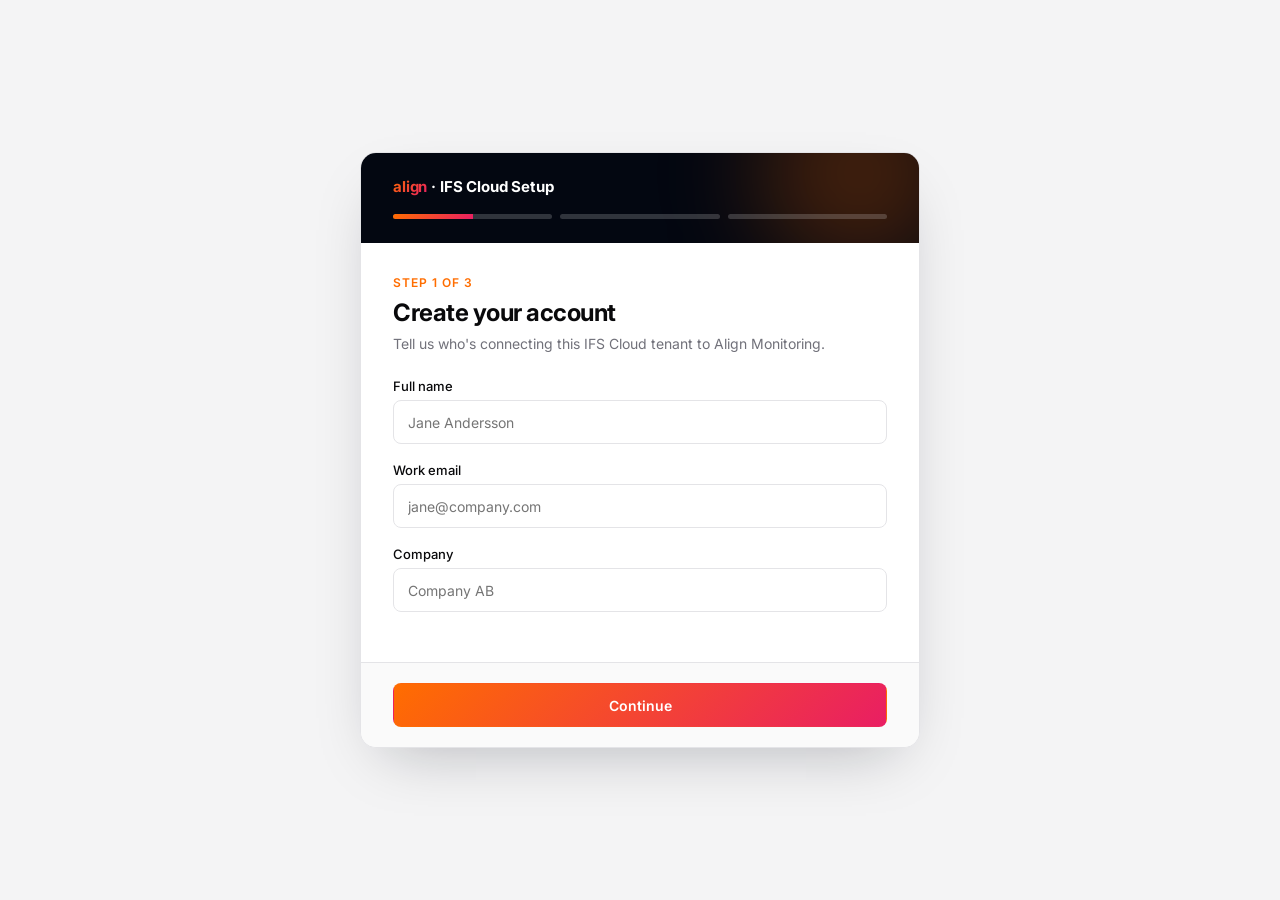
<file: projects/ifs-onboarding-proto.html>
<!DOCTYPE html>
<html lang="en">
<head>
<meta charset="UTF-8" />
<meta name="viewport" content="width=device-width, initial-scale=1.0" />
<title>IFS Cloud — Onboarding</title>
<style>
  @import url("https://fonts.googleapis.com/css2?family=Inter:wght@400;500;600;700&display=swap");
  :root{--orange:#FF6D00;--pink:#E91E63;--navy:hsl(224 71% 4%);--ink:hsl(240 10% 3.9%);--muted:hsl(240 3.8% 46.1%);--line:hsl(240 5.9% 90%);--grad:linear-gradient(135deg,#FF6D00,#E91E63);--ok:hsl(142 71% 45%);--err:hsl(0 84% 60%);}
  *{box-sizing:border-box;margin:0;padding:0;}
  body{font-family:"Inter",sans-serif;color:var(--ink);background:hsl(240 4.8% 96%);min-height:100vh;display:flex;align-items:center;justify-content:center;padding:32px;-webkit-font-smoothing:antialiased;}
  .card{width:100%;max-width:560px;background:#fff;border:1px solid var(--line);border-radius:16px;box-shadow:0 24px 60px -24px rgb(10 14 26 / .28);overflow:hidden;}
  .head{background:var(--navy);padding:24px 32px;color:#fff;position:relative;overflow:hidden;}
  .head .orb{position:absolute;width:200px;height:200px;border-radius:50%;background:rgb(255 109 0 / .25);filter:blur(50px);right:-40px;top:-80px;}
  .brand{font-weight:700;font-size:15px;letter-spacing:-.01em;position:relative;}
  .brand b{background:var(--grad);-webkit-background-clip:text;background-clip:text;-webkit-text-fill-color:transparent;}
  .steps{display:flex;gap:8px;margin-top:18px;position:relative;}
  .sdot{flex:1;height:5px;border-radius:3px;background:rgb(255 255 255 / .18);overflow:hidden;}
  .sdot i{display:block;height:100%;width:0;background:var(--grad);transition:width .4s ease;}
  .sdot.done i{width:100%;}.sdot.active i{width:50%;}
  .body{padding:32px;min-height:300px;}
  .stepnum{font-size:12px;font-weight:600;letter-spacing:.08em;text-transform:uppercase;color:var(--orange);margin-bottom:8px;}
  h1{font-size:24px;letter-spacing:-.02em;margin-bottom:6px;}
  .lead{color:var(--muted);font-size:14px;margin-bottom:24px;line-height:1.5;}
  label{display:block;font-size:13px;font-weight:500;margin-bottom:6px;}
  .field{margin-bottom:18px;}
  input,select{width:100%;height:44px;border:1px solid var(--line);border-radius:8px;padding:0 14px;font-family:inherit;font-size:14px;transition:border-color .15s,box-shadow .15s;}
  input:focus,select:focus{outline:none;border-color:var(--orange);box-shadow:0 0 0 3px rgb(255 109 0 / .15);}
  input.bad{border-color:var(--err);box-shadow:0 0 0 3px rgb(239 68 68 / .12);}
  .err{color:var(--err);font-size:12px;margin-top:5px;display:none;}
  input.bad ~ .err{display:block;}
  .opts{display:grid;gap:10px;}
  .opt{display:flex;align-items:center;gap:13px;border:1px solid var(--line);border-radius:10px;padding:14px 16px;cursor:pointer;transition:border-color .15s,background .15s;}
  .opt:hover{background:hsl(240 4.8% 97%);}
  .opt.sel{border-color:var(--orange);background:rgb(255 109 0 / .06);}
  .opt .ic{width:38px;height:38px;border-radius:9px;background:hsl(25 100% 50% / .1);display:flex;align-items:center;justify-content:center;color:var(--orange);flex-shrink:0;}
  .opt .ic svg{width:19px;height:19px;}
  .opt .t b{display:block;font-size:14px;}
  .opt .t span{font-size:12px;color:var(--muted);}
  .opt .chk{margin-left:auto;width:22px;height:22px;border-radius:50%;border:2px solid var(--line);display:flex;align-items:center;justify-content:center;color:#fff;}
  .opt.sel .chk{background:var(--orange);border-color:var(--orange);}
  .opt .chk svg{width:12px;height:12px;opacity:0;}.opt.sel .chk svg{opacity:1;}
  .foot{display:flex;gap:12px;padding:20px 32px;border-top:1px solid var(--line);background:hsl(240 4.8% 98%);}
  .btn{display:inline-flex;align-items:center;justify-content:center;gap:8px;height:44px;padding:0 22px;border-radius:8px;font-weight:600;font-size:14px;border:1px solid transparent;cursor:pointer;font-family:inherit;}
  .btn-grad{background:var(--grad);color:#fff;flex:1;}.btn-grad:hover{opacity:.92;}
  .btn-out{border-color:var(--line);background:#fff;}.btn-out:hover{background:hsl(240 4.8% 95%);}
  .done-wrap{text-align:center;padding:18px 0;}
  .check{width:72px;height:72px;border-radius:50%;background:hsl(142 71% 45% / .12);display:flex;align-items:center;justify-content:center;margin:0 auto 22px;animation:pop .4s ease;}
  .check svg{width:36px;height:36px;color:var(--ok);}
  @keyframes pop{0%{transform:scale(.6);opacity:0;}100%{transform:scale(1);opacity:1;}}
  .summary{text-align:left;background:hsl(240 4.8% 97%);border:1px solid var(--line);border-radius:10px;padding:16px;margin-top:22px;font-size:13px;}
  .summary .r{display:flex;justify-content:space-between;padding:5px 0;}
  .summary .r span{color:var(--muted);}
  .summary .r b{font-weight:600;}
</style>
</head>
<body>
  <div class="card">
    <div class="head">
      <div class="orb"></div>
      <div class="brand"><b>align</b> · IFS Cloud Setup</div>
      <div class="steps" id="steps">
        <div class="sdot"><i></i></div><div class="sdot"><i></i></div><div class="sdot"><i></i></div>
      </div>
    </div>
    <div class="body" id="body"></div>
    <div class="foot" id="foot"></div>
  </div>

<script>
  const data = { name:"", email:"", company:"", env:"", plan:"" };
  let step = 0;
  const body = document.getElementById("body");
  const foot = document.getElementById("foot");
  const dots = [...document.querySelectorAll(".sdot")];

  const chk = '<svg viewBox="0 0 24 24" fill="none" stroke="currentColor" stroke-width="3" stroke-linecap="round" stroke-linejoin="round"><path d="M20 6 9 17l-5-5"/></svg>';

  const envs = [
    {id:"prod",t:"Production",d:"Live tenant — strict change control",ic:'<path d="M22 12h-4l-3 9L9 3l-3 9H2"/>'},
    {id:"uat",t:"UAT",d:"User acceptance testing",ic:'<path d="M9 12l2 2 4-4"/><circle cx="12" cy="12" r="9"/>'},
    {id:"cfg",t:"Config",d:"Sandbox for configuration",ic:'<path d="M12.22 2h-.44a2 2 0 0 0-2 2v.18a2 2 0 0 1-1 1.73l-.43.25a2 2 0 0 1-2 0l-.15-.08a2 2 0 0 0-2.73.73l-.22.38a2 2 0 0 0 .73 2.73l.15.1a2 2 0 0 1 1 1.72v.51a2 2 0 0 1-1 1.74l-.15.09a2 2 0 0 0-.73 2.73l.22.38a2 2 0 0 0 2.73.73l.15-.08a2 2 0 0 1 2 0l.43.25a2 2 0 0 1 1 1.73V20a2 2 0 0 0 2 2h.44a2 2 0 0 0 2-2v-.18a2 2 0 0 1 1-1.73l.43-.25a2 2 0 0 1 2 0l.15.08a2 2 0 0 0 2.73-.73l.22-.39a2 2 0 0 0-.73-2.73l-.15-.08a2 2 0 0 1-1-1.74v-.5a2 2 0 0 1 1-1.74l.15-.09a2 2 0 0 0 .73-2.73l-.22-.38a2 2 0 0 0-2.73-.73l-.15.08a2 2 0 0 1-2 0l-.43-.25a2 2 0 0 1-1-1.73V4a2 2 0 0 0-2-2z"/><circle cx="12" cy="12" r="3"/>'},
  ];
  const plans = [
    {id:"team",t:"Team",d:"Up to 5 environments"},
    {id:"scale",t:"Scale",d:"Unlimited environments + SLA"},
  ];

  function render(){
    dots.forEach((d,i)=>{d.className="sdot"+(i<step?" done":i===step?" active":"");});
    if(step===0) renderAccount();
    else if(step===1) renderEnv();
    else if(step===2) renderPlan();
    else renderDone();
  }

  function renderAccount(){
    body.innerHTML=`
      <div class="stepnum">Step 1 of 3</div>
      <h1>Create your account</h1>
      <p class="lead">Tell us who's connecting this IFS Cloud tenant to Align Monitoring.</p>
      <div class="field"><label>Full name</label><input id="name" value="${data.name}" placeholder="Jane Andersson"/><div class="err">Please enter your name.</div></div>
      <div class="field"><label>Work email</label><input id="email" value="${data.email}" placeholder="jane@company.com"/><div class="err">Enter a valid email address.</div></div>
      <div class="field"><label>Company</label><input id="company" value="${data.company}" placeholder="Company AB"/><div class="err">Please enter your company.</div></div>`;
    foot.innerHTML=`<button class="btn btn-grad" id="next">Continue</button>`;
    document.getElementById("next").onclick=()=>{
      const n=val("name"),e=val("email"),c=val("company");
      let ok=true;
      if(!n){bad("name");ok=false;}
      if(!/^[^@\s]+@[^@\s]+\.[^@\s]+$/.test(e)){bad("email");ok=false;}
      if(!c){bad("company");ok=false;}
      if(!ok)return;
      data.name=n;data.email=e;data.company=c;step=1;render();
    };
    ["name","email","company"].forEach(id=>document.getElementById(id).oninput=e=>e.target.classList.remove("bad"));
  }

  function renderEnv(){
    body.innerHTML=`
      <div class="stepnum">Step 2 of 3</div>
      <h1>Which environment first?</h1>
      <p class="lead">You can add more later. Pick the one you want to start monitoring.</p>
      <div class="opts">${envs.map(o=>`
        <div class="opt ${data.env===o.id?'sel':''}" data-env="${o.id}">
          <div class="ic"><svg viewBox="0 0 24 24" fill="none" stroke="currentColor" stroke-width="2" stroke-linecap="round" stroke-linejoin="round">${o.ic}</svg></div>
          <div class="t"><b>${o.t}</b><span>${o.d}</span></div>
          <div class="chk">${chk}</div>
        </div>`).join("")}</div>`;
    foot.innerHTML=`<button class="btn btn-out" id="back">Back</button><button class="btn btn-grad" id="next">Continue</button>`;
    body.querySelectorAll(".opt").forEach(o=>o.onclick=()=>{data.env=o.dataset.env;renderEnv();});
    document.getElementById("back").onclick=()=>{step=0;render();};
    document.getElementById("next").onclick=()=>{if(data.env)step=2;render();};
  }

  function renderPlan(){
    body.innerHTML=`
      <div class="stepnum">Step 3 of 3</div>
      <h1>Choose a plan</h1>
      <p class="lead">Start free for 30 days — no card required.</p>
      <div class="opts">${plans.map(o=>`
        <div class="opt ${data.plan===o.id?'sel':''}" data-plan="${o.id}">
          <div class="t"><b>${o.t}</b><span>${o.d}</span></div>
          <div class="chk">${chk}</div>
        </div>`).join("")}</div>`;
    foot.innerHTML=`<button class="btn btn-out" id="back">Back</button><button class="btn btn-grad" id="next">Finish setup</button>`;
    body.querySelectorAll(".opt").forEach(o=>o.onclick=()=>{data.plan=o.dataset.plan;renderPlan();});
    document.getElementById("back").onclick=()=>{step=1;render();};
    document.getElementById("next").onclick=()=>{if(data.plan){step=3;render();}};
  }

  function renderDone(){
    dots.forEach(d=>d.className="sdot done");
    const envName=(envs.find(e=>e.id===data.env)||{}).t||"—";
    const planName=(plans.find(p=>p.id===data.plan)||{}).t||"—";
    body.innerHTML=`
      <div class="done-wrap">
        <div class="check">${chk}</div>
        <h1>You're all set, ${data.name.split(" ")[0]||"there"}!</h1>
        <p class="lead">Your tenant is connecting. The first metrics appear within a few minutes.</p>
        <div class="summary">
          <div class="r"><span>Company</span><b>${data.company}</b></div>
          <div class="r"><span>Environment</span><b>${envName}</b></div>
          <div class="r"><span>Plan</span><b>${planName} · 30-day trial</b></div>
        </div>
      </div>`;
    foot.innerHTML=`<button class="btn btn-grad" id="next">Go to dashboard</button>`;
    document.getElementById("next").onclick=()=>{step=0;data.env="";data.plan="";render();};
  }

  function val(id){return document.getElementById(id).value.trim();}
  function bad(id){document.getElementById(id).classList.add("bad");}
  render();
</script>
</body>
</html>
</file>
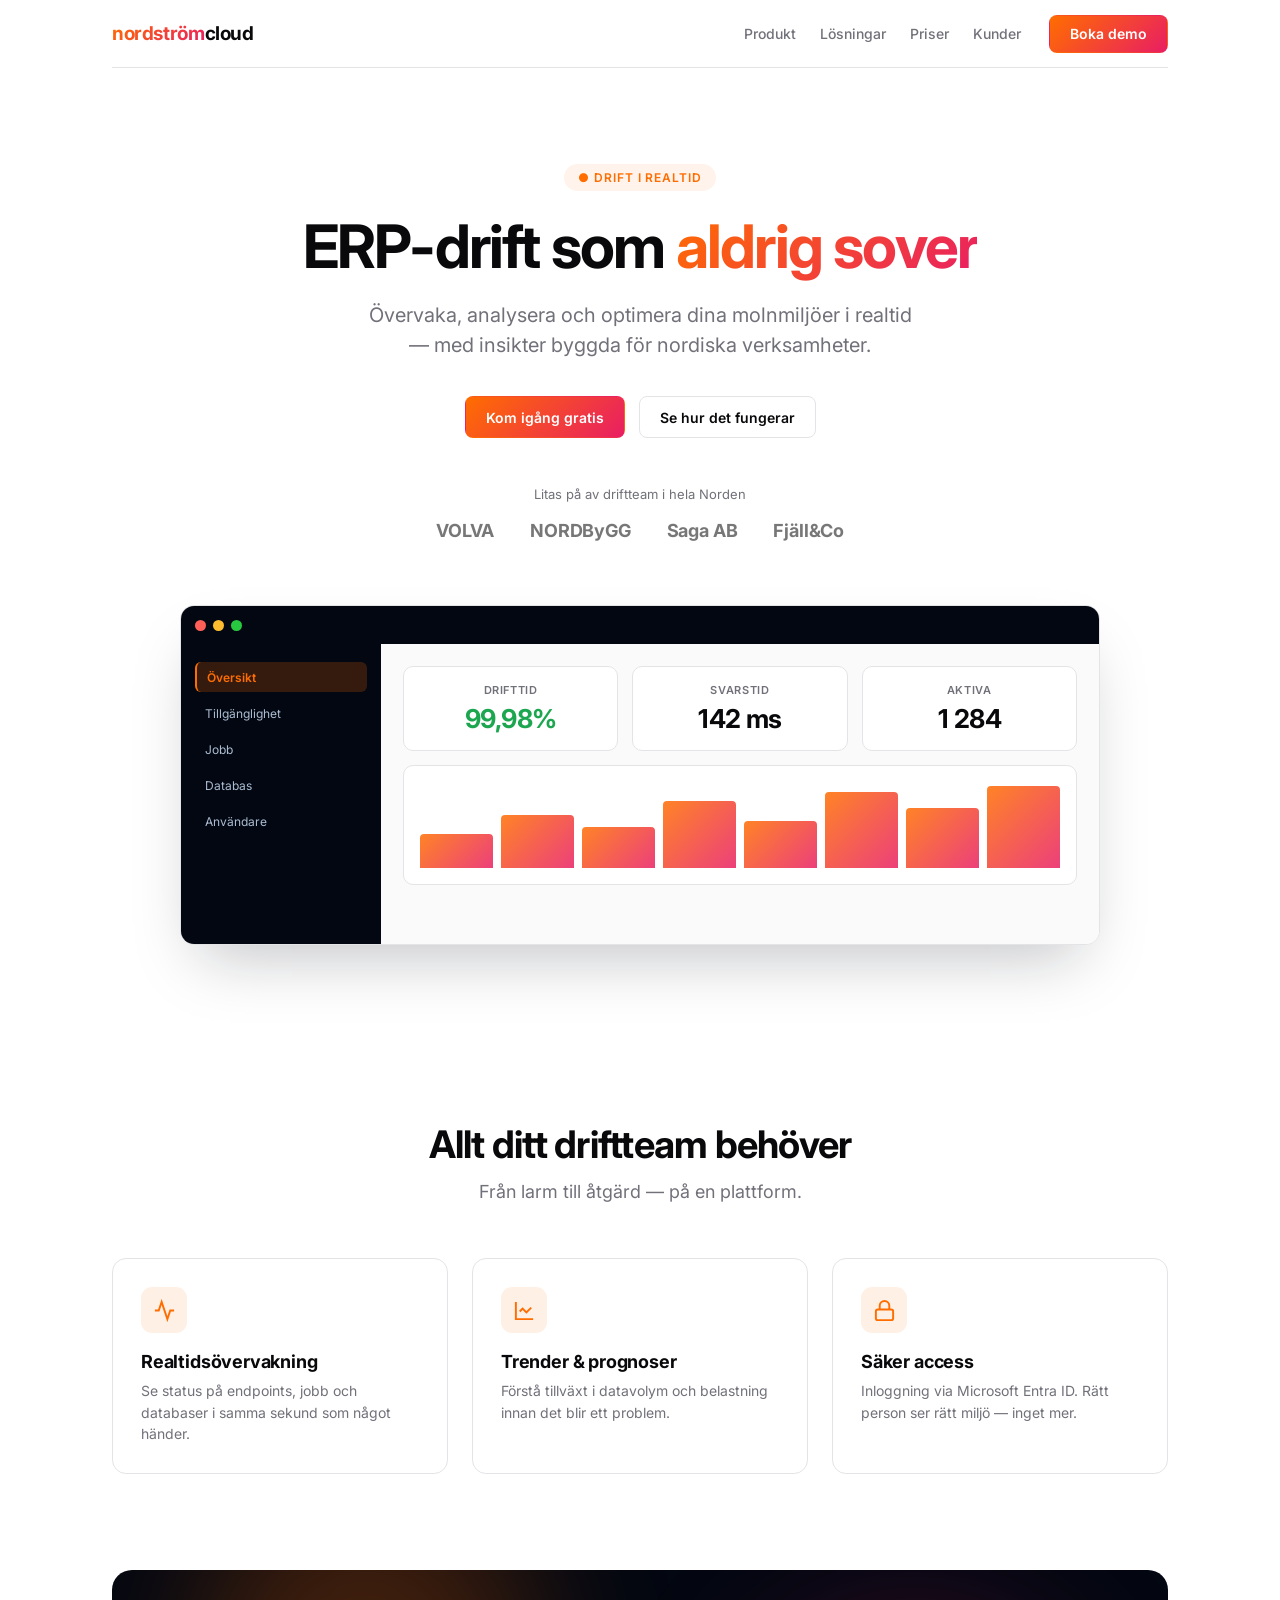
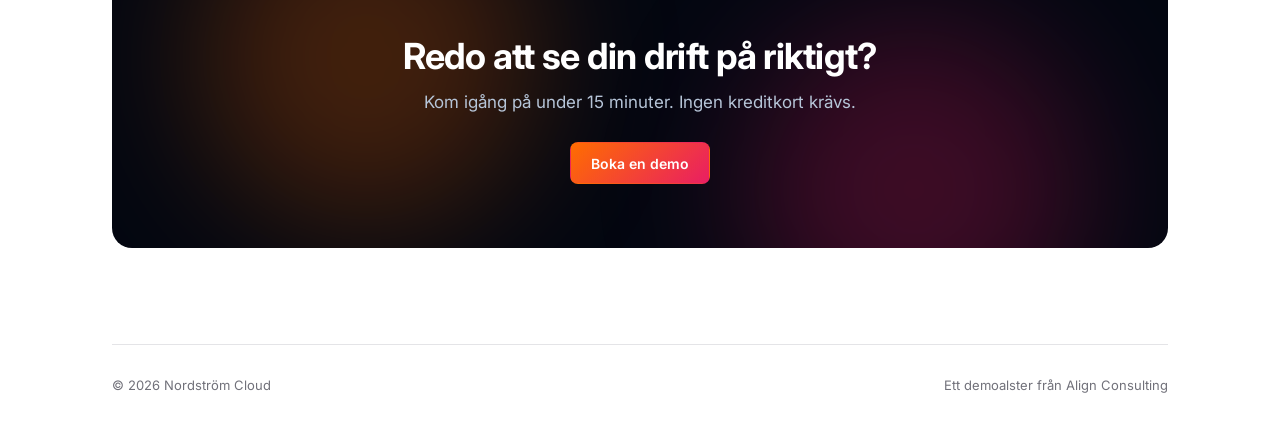
<file: projects/nordstrom-saas-landing.html>
<!DOCTYPE html>
<html lang="sv">
<head>
<meta charset="UTF-8" />
<meta name="viewport" content="width=device-width, initial-scale=1.0" />
<title>Nordström Cloud — Smartare ERP-drift</title>
<style>
  @import url("https://fonts.googleapis.com/css2?family=Inter:wght@400;500;600;700&display=swap");
  :root{
    --orange:#FF6D00;--pink:#E91E63;--navy:hsl(224 71% 4%);
    --ink:hsl(240 10% 3.9%);--muted:hsl(240 3.8% 46.1%);--line:hsl(240 5.9% 90%);
    --grad:linear-gradient(135deg,#FF6D00,#E91E63);
  }
  *{box-sizing:border-box;margin:0;padding:0;}
  body{font-family:"Inter",sans-serif;color:var(--ink);-webkit-font-smoothing:antialiased;}
  a{text-decoration:none;color:inherit;}
  .wrap{max-width:1120px;margin:0 auto;padding:0 32px;}
  /* nav */
  nav{height:68px;display:flex;align-items:center;gap:28px;border-bottom:1px solid var(--line);}
  .logo{font-weight:700;font-size:19px;letter-spacing:-.02em;}
  .logo b{background:var(--grad);-webkit-background-clip:text;background-clip:text;-webkit-text-fill-color:transparent;}
  nav .links{display:flex;gap:24px;margin-left:auto;font-size:14px;color:var(--muted);font-weight:500;}
  nav .links a:hover{color:var(--ink);}
  .btn{display:inline-flex;align-items:center;gap:8px;height:42px;padding:0 20px;border-radius:8px;font-weight:600;font-size:14px;border:1px solid transparent;cursor:pointer;}
  .btn-grad{background:var(--grad);color:#fff;}
  .btn-grad:hover{opacity:.92;}
  .btn-out{border-color:var(--line);background:#fff;}
  .btn-out:hover{background:hsl(240 4.8% 95.9%);}
  /* hero */
  .hero{padding:96px 0 80px;text-align:center;position:relative;overflow:hidden;}
  .eyebrow{display:inline-flex;align-items:center;gap:8px;font-size:12px;font-weight:600;letter-spacing:.08em;text-transform:uppercase;color:var(--orange);background:hsl(25 100% 50% / .08);padding:6px 14px;border-radius:999px;margin-bottom:24px;}
  .hero h1{font-size:60px;line-height:1.05;letter-spacing:-.03em;font-weight:700;max-width:780px;margin:0 auto 22px;}
  .hero h1 .g{background:var(--grad);-webkit-background-clip:text;background-clip:text;-webkit-text-fill-color:transparent;}
  .hero p{font-size:20px;color:var(--muted);max-width:560px;margin:0 auto 36px;line-height:1.5;}
  .cta-row{display:flex;gap:14px;justify-content:center;}
  .trust{margin-top:48px;font-size:13px;color:var(--muted);}
  .logos{display:flex;gap:36px;justify-content:center;margin-top:18px;opacity:.55;font-weight:700;font-size:18px;letter-spacing:-.01em;}
  /* dashboard mock */
  .shot{max-width:920px;margin:64px auto 0;border-radius:14px;border:1px solid var(--line);box-shadow:0 30px 60px -20px rgb(10 14 26 / .25);overflow:hidden;background:#fff;}
  .shot .bar{height:38px;background:var(--navy);display:flex;align-items:center;gap:7px;padding:0 14px;}
  .dot{width:11px;height:11px;border-radius:50%;}
  .shot .body{display:grid;grid-template-columns:200px 1fr;min-height:300px;}
  .shot .side{background:var(--navy);padding:18px 14px;display:flex;flex-direction:column;gap:6px;}
  .shot .side .item{height:30px;border-radius:6px;padding:0 10px;display:flex;align-items:center;font-size:12px;color:hsl(213 31% 75%);}
  .shot .side .item.active{background:hsl(25 100% 50% / .2);color:var(--orange);border-left:2px solid var(--orange);font-weight:600;}
  .shot .main{padding:22px;background:hsl(240 4.8% 98%);}
  .stats{display:grid;grid-template-columns:repeat(3,1fr);gap:14px;}
  .stat{background:#fff;border:1px solid var(--line);border-radius:10px;padding:16px;}
  .stat .k{font-size:11px;color:var(--muted);text-transform:uppercase;letter-spacing:.06em;font-weight:600;}
  .stat .v{font-size:26px;font-weight:700;letter-spacing:-.02em;margin-top:6px;}
  .stat .v.up{color:hsl(142 71% 38%);}
  .chartmock{margin-top:14px;background:#fff;border:1px solid var(--line);border-radius:10px;height:120px;padding:16px;display:flex;align-items:flex-end;gap:8px;}
  .chartmock .col{flex:1;background:var(--grad);border-radius:4px 4px 0 0;opacity:.85;}
  /* features */
  .feat{padding:96px 0;}
  .feat h2{font-size:38px;letter-spacing:-.02em;text-align:center;max-width:620px;margin:0 auto 14px;}
  .feat .sub{text-align:center;color:var(--muted);font-size:18px;margin-bottom:56px;}
  .grid3{display:grid;grid-template-columns:repeat(3,1fr);gap:24px;}
  .fcard{border:1px solid var(--line);border-radius:14px;padding:28px;background:#fff;transition:box-shadow .2s,transform .2s;}
  .fcard:hover{box-shadow:0 18px 40px -16px rgb(10 14 26 / .2);transform:translateY(-3px);}
  .ficon{width:46px;height:46px;border-radius:11px;background:hsl(25 100% 50% / .1);display:flex;align-items:center;justify-content:center;color:var(--orange);margin-bottom:18px;}
  .ficon svg{width:23px;height:23px;}
  .fcard h3{font-size:18px;margin-bottom:8px;letter-spacing:-.01em;}
  .fcard p{color:var(--muted);font-size:14px;line-height:1.55;}
  /* cta band */
  .band{background:var(--navy);border-radius:20px;margin:0 0 96px;padding:64px;text-align:center;position:relative;overflow:hidden;}
  .band .orb{position:absolute;width:340px;height:340px;border-radius:50%;filter:blur(70px);}
  .band .orb.o{background:rgb(255 109 0 / .25);left:8%;top:-30%;}
  .band .orb.p{background:rgb(233 30 99 / .25);right:8%;bottom:-40%;}
  .band h2{color:#fff;font-size:36px;letter-spacing:-.02em;position:relative;margin-bottom:14px;}
  .band p{color:hsl(213 31% 78%);font-size:17px;margin-bottom:30px;position:relative;}
  footer{border-top:1px solid var(--line);padding:32px 0;color:var(--muted);font-size:13px;display:flex;}
  @media(max-width:780px){.hero h1{font-size:40px;}.grid3{grid-template-columns:1fr;}.shot .body{grid-template-columns:1fr;}.shot .side{display:none;}nav .links{display:none;}}
</style>
</head>
<body>
  <div class="wrap">
    <nav>
      <div class="logo"><b>nordström</b>cloud</div>
      <div class="links"><a href="#">Produkt</a><a href="#">Lösningar</a><a href="#">Priser</a><a href="#">Kunder</a></div>
      <a class="btn btn-grad" href="#" style="height:38px">Boka demo</a>
    </nav>
  </div>

  <section class="hero">
    <div class="wrap">
      <span class="eyebrow">● Drift i realtid</span>
      <h1>ERP-drift som <span class="g">aldrig sover</span></h1>
      <p>Övervaka, analysera och optimera dina molnmiljöer i realtid — med insikter byggda för nordiska verksamheter.</p>
      <div class="cta-row">
        <a class="btn btn-grad" href="#">Kom igång gratis</a>
        <a class="btn btn-out" href="#">Se hur det fungerar</a>
      </div>
      <div class="trust">Litas på av drift­team i hela Norden</div>
      <div class="logos"><span>VOLVA</span><span>NORDByGG</span><span>Saga AB</span><span>Fjäll&amp;Co</span></div>

      <div class="shot">
        <div class="bar"><span class="dot" style="background:#ff5f57"></span><span class="dot" style="background:#febc2e"></span><span class="dot" style="background:#28c840"></span></div>
        <div class="body">
          <div class="side">
            <div class="item active">Översikt</div>
            <div class="item">Tillgänglighet</div>
            <div class="item">Jobb</div>
            <div class="item">Databas</div>
            <div class="item">Användare</div>
          </div>
          <div class="main">
            <div class="stats">
              <div class="stat"><div class="k">Drifttid</div><div class="v up">99,98%</div></div>
              <div class="stat"><div class="k">Svarstid</div><div class="v">142 ms</div></div>
              <div class="stat"><div class="k">Aktiva</div><div class="v">1 284</div></div>
            </div>
            <div class="chartmock">
              <div class="col" style="height:40%"></div><div class="col" style="height:62%"></div><div class="col" style="height:48%"></div><div class="col" style="height:78%"></div><div class="col" style="height:55%"></div><div class="col" style="height:88%"></div><div class="col" style="height:70%"></div><div class="col" style="height:95%"></div>
            </div>
          </div>
        </div>
      </div>
    </div>
  </section>

  <section class="feat">
    <div class="wrap">
      <h2>Allt ditt driftteam behöver</h2>
      <p class="sub">Från larm till åtgärd — på en plattform.</p>
      <div class="grid3">
        <div class="fcard">
          <div class="ficon"><svg viewBox="0 0 24 24" fill="none" stroke="currentColor" stroke-width="2"><path d="M22 12h-4l-3 9L9 3l-3 9H2"/></svg></div>
          <h3>Realtidsövervakning</h3>
          <p>Se status på endpoints, jobb och databaser i samma sekund som något händer.</p>
        </div>
        <div class="fcard">
          <div class="ficon"><svg viewBox="0 0 24 24" fill="none" stroke="currentColor" stroke-width="2"><path d="M3 3v18h18"/><path d="m19 9-5 5-4-4-3 3"/></svg></div>
          <h3>Trender &amp; prognoser</h3>
          <p>Förstå tillväxt i datavolym och belastning innan det blir ett problem.</p>
        </div>
        <div class="fcard">
          <div class="ficon"><svg viewBox="0 0 24 24" fill="none" stroke="currentColor" stroke-width="2"><rect width="18" height="11" x="3" y="11" rx="2"/><path d="M7 11V7a5 5 0 0 1 10 0v4"/></svg></div>
          <h3>Säker access</h3>
          <p>Inloggning via Microsoft Entra ID. Rätt person ser rätt miljö — inget mer.</p>
        </div>
      </div>
    </div>
  </section>

  <div class="wrap">
    <div class="band">
      <div class="orb o"></div><div class="orb p"></div>
      <h2>Redo att se din drift på riktigt?</h2>
      <p>Kom igång på under 15 minuter. Ingen kreditkort krävs.</p>
      <a class="btn btn-grad" href="#" style="position:relative">Boka en demo</a>
    </div>
    <footer><span>© 2026 Nordström Cloud</span><span style="margin-left:auto">Ett demo­alster från Align Consulting</span></footer>
  </div>
</body>
</html>
</file>
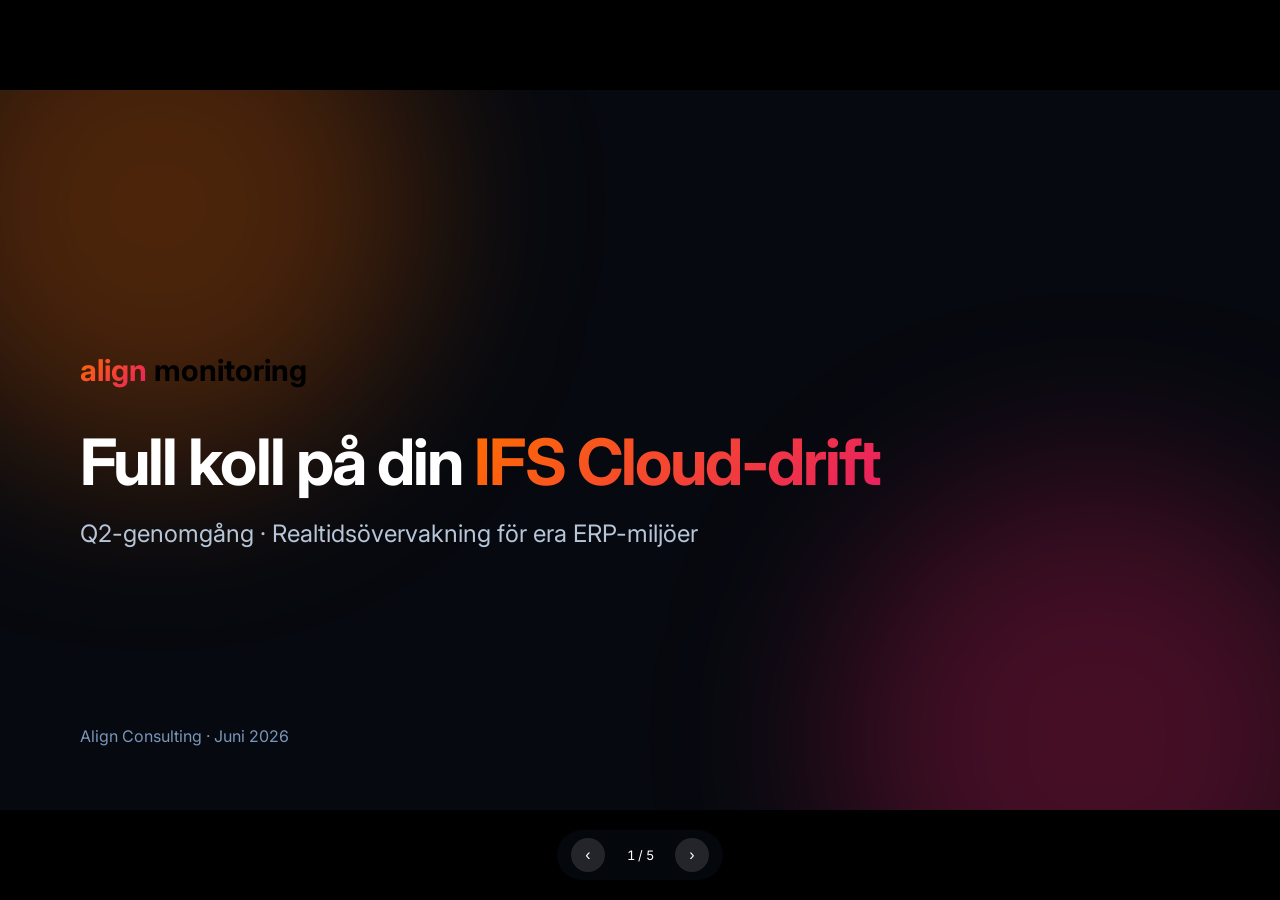
<file: projects/q2-kundpresentation.html>
<!DOCTYPE html>
<html lang="sv">
<head>
<meta charset="UTF-8" />
<meta name="viewport" content="width=device-width, initial-scale=1.0" />
<title>Align Monitoring — Q2 Kundpresentation</title>
<style>
  @import url("https://fonts.googleapis.com/css2?family=Inter:wght@400;500;600;700&display=swap");
  :root{--orange:#FF6D00;--pink:#E91E63;--navy:#06090F;--ink:hsl(240 10% 3.9%);--muted:hsl(240 3.8% 46.1%);--grad:linear-gradient(135deg,#FF6D00,#E91E63);}
  *{box-sizing:border-box;margin:0;padding:0;}
  html,body{height:100%;}
  body{font-family:"Inter",sans-serif;background:#000;overflow:hidden;-webkit-font-smoothing:antialiased;}
  #stage{position:fixed;inset:0;display:flex;align-items:center;justify-content:center;}
  #canvas{width:1280px;height:720px;position:relative;transform-origin:center;background:#fff;}
  .slide{position:absolute;inset:0;padding:80px;display:none;flex-direction:column;}
  .slide.on{display:flex;}
  .eyebrow{font-size:15px;font-weight:600;letter-spacing:.12em;text-transform:uppercase;color:var(--orange);margin-bottom:20px;}
  h1{font-size:64px;line-height:1.05;letter-spacing:-.03em;font-weight:700;color:var(--ink);}
  h1 .g{background:var(--grad);-webkit-background-clip:text;background-clip:text;-webkit-text-fill-color:transparent;}
  h2{font-size:46px;letter-spacing:-.02em;font-weight:700;color:var(--ink);margin-bottom:14px;}
  p.lead{font-size:24px;color:var(--muted);line-height:1.5;max-width:760px;}
  /* title slide */
  .title{background:var(--navy);justify-content:center;overflow:hidden;}
  .title .orb{position:absolute;width:520px;height:520px;border-radius:50%;filter:blur(90px);}
  .title .orb.o{background:rgb(255 109 0 / .28);left:-8%;top:-20%;}
  .title .orb.p{background:rgb(233 30 99 / .28);right:-6%;bottom:-26%;}
  .title .logo{position:relative;font-weight:700;font-size:30px;margin-bottom:40px;}
  .title .logo b{background:var(--grad);-webkit-background-clip:text;background-clip:text;-webkit-text-fill-color:transparent;}
  .title h1{color:#fff;position:relative;max-width:900px;}
  .title p{color:hsl(213 31% 78%);font-size:24px;margin-top:24px;position:relative;}
  .title .foot{position:absolute;bottom:64px;left:80px;color:hsl(213 31% 60%);font-size:16px;}
  /* stat slide */
  .stats{display:grid;grid-template-columns:repeat(3,1fr);gap:28px;margin-top:48px;}
  .stat{border:1px solid hsl(240 5.9% 88%);border-radius:16px;padding:34px;}
  .stat .v{font-size:60px;font-weight:700;letter-spacing:-.03em;background:var(--grad);-webkit-background-clip:text;background-clip:text;-webkit-text-fill-color:transparent;}
  .stat .k{font-size:18px;color:var(--muted);margin-top:8px;}
  /* bullets */
  .bul{margin-top:36px;display:flex;flex-direction:column;gap:20px;}
  .bul .b{display:flex;gap:18px;align-items:flex-start;}
  .bul .n{width:40px;height:40px;flex-shrink:0;border-radius:10px;background:var(--grad);color:#fff;display:flex;align-items:center;justify-content:center;font-weight:700;font-size:18px;}
  .bul .tx b{font-size:21px;display:block;}
  .bul .tx span{font-size:18px;color:var(--muted);}
  /* closing */
  .close{background:var(--navy);justify-content:center;align-items:center;text-align:center;overflow:hidden;}
  .close .orb{position:absolute;width:520px;height:520px;border-radius:50%;filter:blur(90px);}
  .close .orb.o{background:rgb(255 109 0 / .25);left:20%;top:-30%;}
  .close .orb.p{background:rgb(233 30 99 / .25);right:18%;bottom:-30%;}
  .close h2{color:#fff;font-size:56px;position:relative;}
  .close p{color:hsl(213 31% 78%);font-size:22px;margin-top:18px;position:relative;}
  /* nav */
  .nav{position:fixed;bottom:20px;left:50%;transform:translateX(-50%);display:flex;align-items:center;gap:14px;background:rgb(6 9 15 / .8);backdrop-filter:blur(8px);padding:8px 14px;border-radius:999px;z-index:10;}
  .nav button{width:34px;height:34px;border-radius:50%;border:0;background:rgb(255 255 255 / .12);color:#fff;cursor:pointer;font-size:16px;display:flex;align-items:center;justify-content:center;}
  .nav button:hover{background:rgb(255 255 255 / .22);}
  .nav .ct{color:#fff;font-size:13px;font-variant-numeric:tabular-nums;min-width:42px;text-align:center;}
</style>
</head>
<body>
  <div id="stage">
    <div id="canvas">
      <section class="slide title on">
        <div class="orb o"></div><div class="orb p"></div>
        <div class="logo"><b>align</b> monitoring</div>
        <h1>Full koll på din <span class="g">IFS Cloud-drift</span></h1>
        <p>Q2-genomgång · Realtidsövervakning för era ERP-miljöer</p>
        <div class="foot">Align Consulting · Juni 2026</div>
      </section>

      <section class="slide">
        <div class="eyebrow">Läget idag</div>
        <h2>Drift utan insyn kostar</h2>
        <p class="lead">När ERP-miljön krånglar märks det ofta först när användarna hör av sig. Då är skadan redan skedd.</p>
        <div class="stats">
          <div class="stat"><div class="v">4,2h</div><div class="k">snitt­tid till upptäckt</div></div>
          <div class="stat"><div class="v">68%</div><div class="k">larm via slutanvändare</div></div>
          <div class="stat"><div class="v">0</div><div class="k">samlad vy över miljöer</div></div>
        </div>
      </section>

      <section class="slide">
        <div class="eyebrow">Lösningen</div>
        <h2>Allt på en skärm — i realtid</h2>
        <div class="bul">
          <div class="b"><div class="n">1</div><div class="tx"><b>Status direkt</b><span>Login, gateway och OData-endpoints — grönt eller rött, alltid uppdaterat.</span></div></div>
          <div class="b"><div class="n">2</div><div class="tx"><b>Trender &amp; prognoser</b><span>Svarstider, databastillväxt och belastning över tid.</span></div></div>
          <div class="b"><div class="n">3</div><div class="tx"><b>Säker access</b><span>Microsoft Entra ID — varje kund ser bara sina egna miljöer.</span></div></div>
        </div>
      </section>

      <section class="slide">
        <div class="eyebrow">Resultat</div>
        <h2>Vad våra kunder ser</h2>
        <div class="stats">
          <div class="stat"><div class="v">99,9%</div><div class="k">uppmätt drifttid</div></div>
          <div class="stat"><div class="v">−85%</div><div class="k">tid till upptäckt</div></div>
          <div class="stat"><div class="v">Multi</div><div class="k">miljöer i en vy</div></div>
        </div>
      </section>

      <section class="slide close">
        <div class="orb o"></div><div class="orb p"></div>
        <h2>Ska vi koppla in er miljö?</h2>
        <p>Vi sätter upp en pilot på en vecka. Hör av er till ert Align-team.</p>
      </section>
    </div>
  </div>

  <div class="nav">
    <button id="prev">‹</button>
    <span class="ct" id="ct">1 / 5</span>
    <button id="next">›</button>
  </div>

<script>
  const slides=[...document.querySelectorAll(".slide")];
  let i=0;
  const canvas=document.getElementById("canvas");
  function fit(){const s=Math.min(innerWidth/1280,innerHeight/720);canvas.style.transform="scale("+s+")";}
  function show(n){i=Math.max(0,Math.min(slides.length-1,n));slides.forEach((s,k)=>s.classList.toggle("on",k===i));document.getElementById("ct").textContent=(i+1)+" / "+slides.length;}
  document.getElementById("next").onclick=()=>show(i+1);
  document.getElementById("prev").onclick=()=>show(i-1);
  addEventListener("keydown",e=>{if(e.key==="ArrowRight"||e.key===" ")show(i+1);if(e.key==="ArrowLeft")show(i-1);});
  addEventListener("resize",fit);fit();show(0);
</script>
</body>
</html>
</file>
